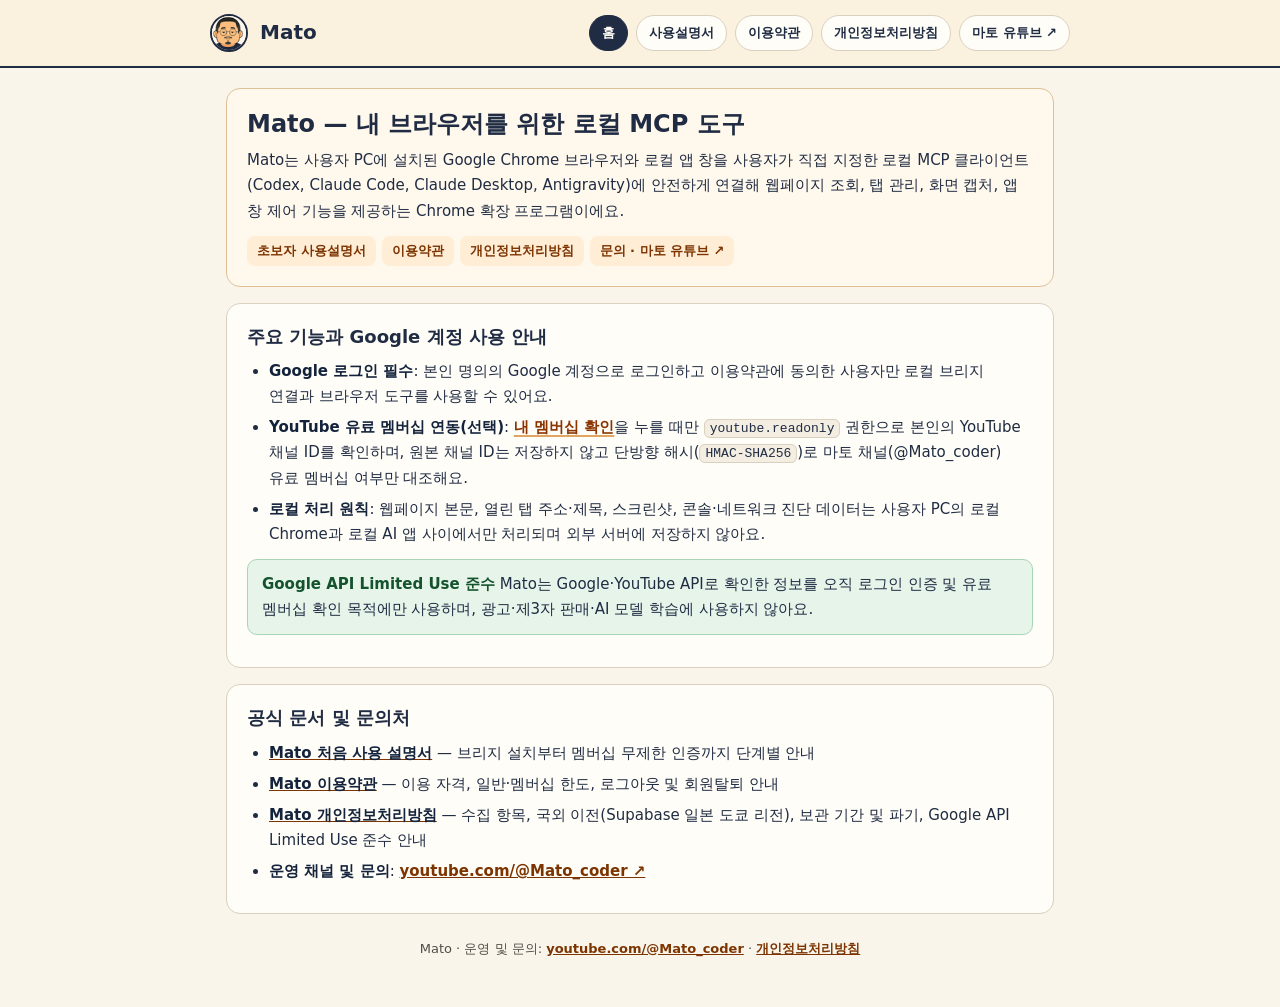
<file: index.html>
<!doctype html>
<html lang="ko">
<head>
  <meta charset="utf-8">
  <meta name="viewport" content="width=device-width,initial-scale=1">
  <meta name="google-site-verification" content="WQ8gRWYydDffjRwwKZO8hdmJNMtAXq2f6F2KxjWACb8">
  <title>Mato | 내 브라우저를 위한 로컬 MCP 도구</title>
  <link rel="icon" href="icons/mato-32.png">
  <link rel="stylesheet" href="doc.css">
</head>
<body>
  <header class="topbar">
    <div class="topbar-inner">
      <a class="brand-link" href="index.html">
        <img src="icons/mato-48.png" width="38" height="38" alt="둥근 안경을 쓴 마토">
        <span>Mato</span>
      </a>
      <nav class="nav" aria-label="문서 이동">
        <a href="index.html" aria-current="page">홈</a>
        <a href="guide.html">사용설명서</a>
        <a href="legal.html#terms">이용약관</a>
        <a href="legal.html#privacy">개인정보처리방침</a>
        <a href="https://www.youtube.com/@Mato_coder" target="_blank" rel="noopener noreferrer">마토 유튜브 ↗</a>
      </nav>
    </div>
  </header>

  <main>
    <div class="hero">
      <h1>Mato — 내 브라우저를 위한 로컬 MCP 도구</h1>
      <p>Mato는 사용자 PC에 설치된 Google Chrome 브라우저와 로컬 앱 창을 사용자가 직접 지정한 로컬 MCP 클라이언트(Codex, Claude Code, Claude Desktop, Antigravity)에 안전하게 연결해 웹페이지 조회, 탭 관리, 화면 캡처, 앱 창 제어 기능을 제공하는 Chrome 확장 프로그램이에요.</p>
      <div class="toc" aria-label="바로가기">
        <a href="guide.html">초보자 사용설명서</a>
        <a href="legal.html#terms">이용약관</a>
        <a href="legal.html#privacy">개인정보처리방침</a>
        <a href="https://www.youtube.com/@Mato_coder" target="_blank" rel="noopener noreferrer">문의 · 마토 유튜브 ↗</a>
      </div>
    </div>

    <section>
      <h2>주요 기능과 Google 계정 사용 안내</h2>
      <ul>
        <li><strong>Google 로그인 필수</strong>: 본인 명의의 Google 계정으로 로그인하고 이용약관에 동의한 사용자만 로컬 브리지 연결과 브라우저 도구를 사용할 수 있어요.</li>
        <li><strong>YouTube 유료 멤버십 연동(선택)</strong>: <span class="em-action">내 멤버십 확인</span>을 누를 때만 <code>youtube.readonly</code> 권한으로 본인의 YouTube 채널 ID를 확인하며, 원본 채널 ID는 저장하지 않고 단방향 해시(<code>HMAC-SHA256</code>)로 마토 채널(@Mato_coder) 유료 멤버십 여부만 대조해요.</li>
        <li><strong>로컬 처리 원칙</strong>: 웹페이지 본문, 열린 탭 주소·제목, 스크린샷, 콘솔·네트워크 진단 데이터는 사용자 PC의 로컬 Chrome과 로컬 AI 앱 사이에서만 처리되며 외부 서버에 저장하지 않아요.</li>
      </ul>
      <div class="callout ok">
        <span class="em-ok">Google API Limited Use 준수</span> Mato는 Google·YouTube API로 확인한 정보를 오직 로그인 인증 및 유료 멤버십 확인 목적에만 사용하며, 광고·제3자 판매·AI 모델 학습에 사용하지 않아요.
      </div>
    </section>

    <section>
      <h2>공식 문서 및 문의처</h2>
      <ul>
        <li><a href="guide.html"><strong>Mato 처음 사용 설명서</strong></a> — 브리지 설치부터 멤버십 무제한 인증까지 단계별 안내</li>
        <li><a href="legal.html#terms"><strong>Mato 이용약관</strong></a> — 이용 자격, 일반·멤버십 한도, 로그아웃 및 회원탈퇴 안내</li>
        <li><a href="legal.html#privacy"><strong>Mato 개인정보처리방침</strong></a> — 수집 항목, 국외 이전(Supabase 일본 도쿄 리전), 보관 기간 및 파기, Google API Limited Use 준수 안내</li>
        <li><strong>운영 채널 및 문의</strong>: <a href="https://www.youtube.com/@Mato_coder" target="_blank" rel="noopener noreferrer">youtube.com/@Mato_coder ↗</a></li>
      </ul>
    </section>

    <footer>
      Mato · 운영 및 문의: <a href="https://www.youtube.com/@Mato_coder" target="_blank" rel="noopener noreferrer">youtube.com/@Mato_coder</a> · <a href="legal.html#privacy">개인정보처리방침</a>
    </footer>
  </main>
</body>
</html>
</file>
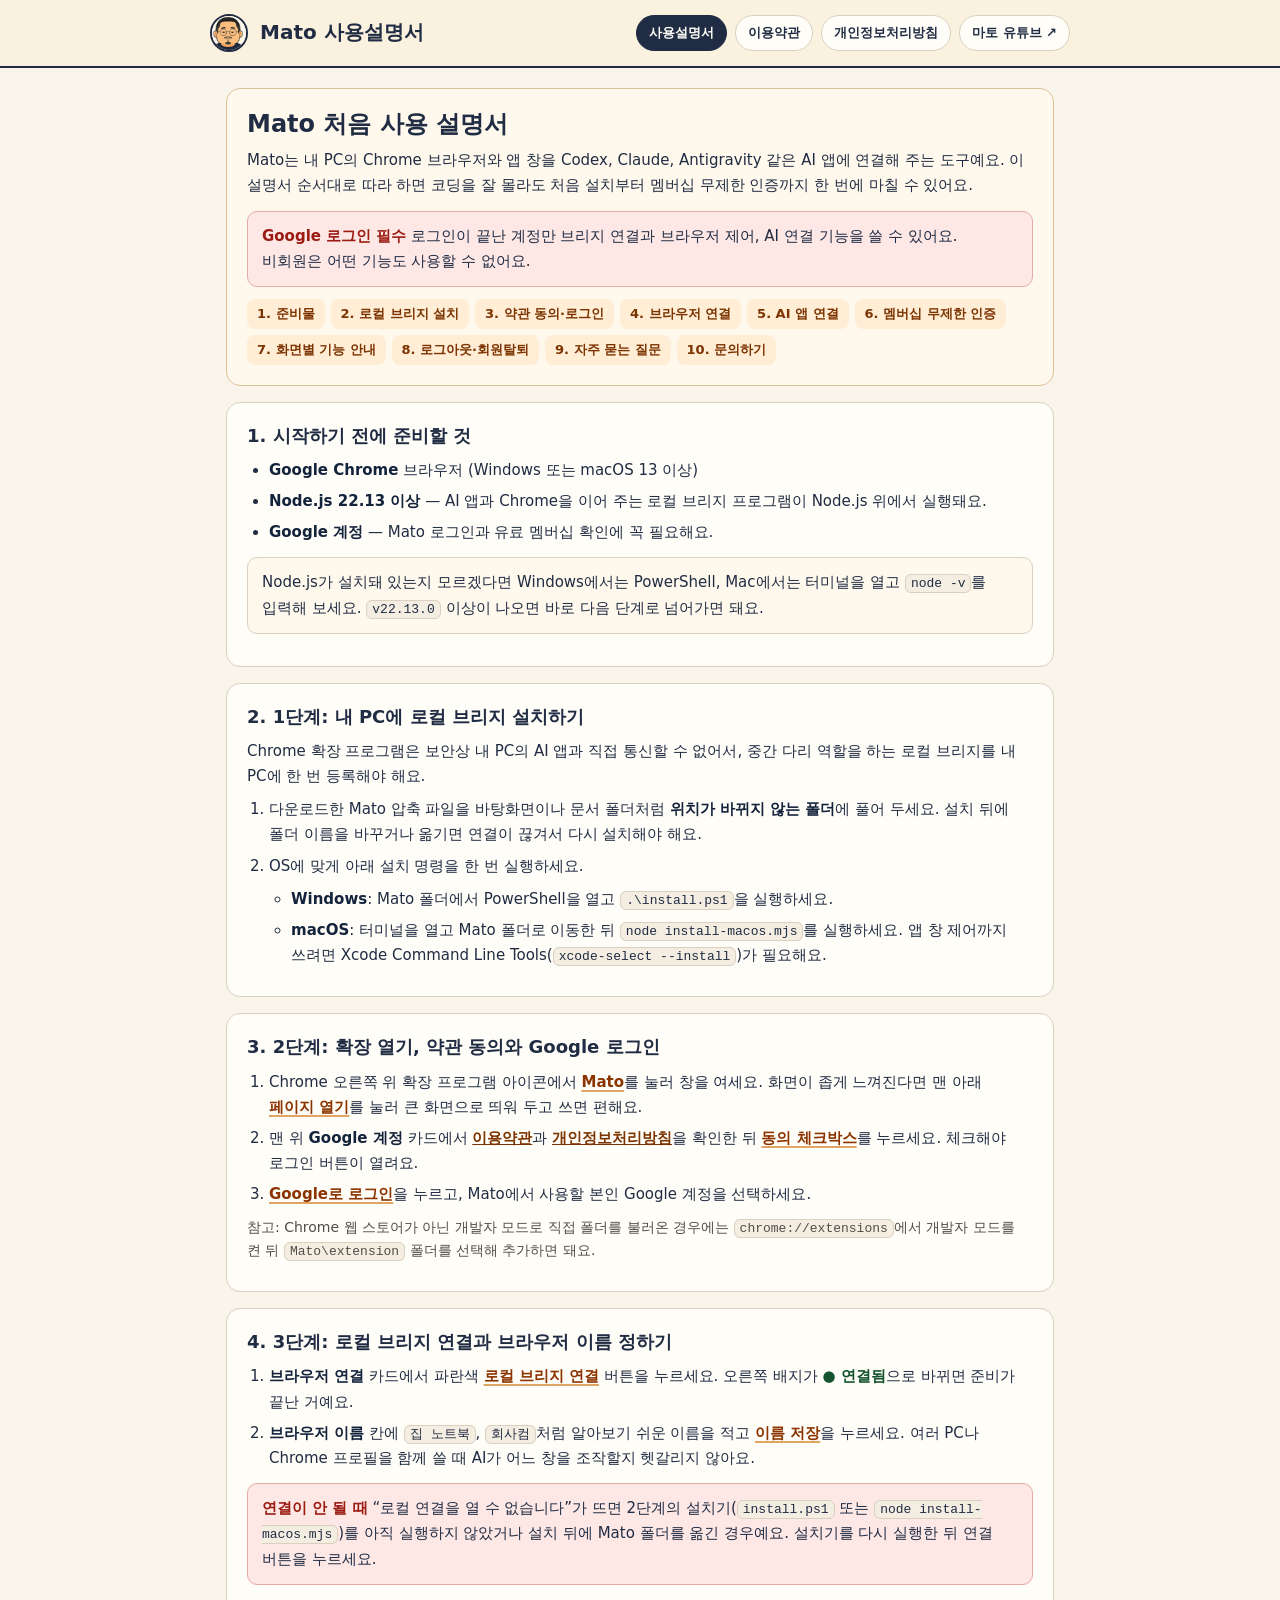
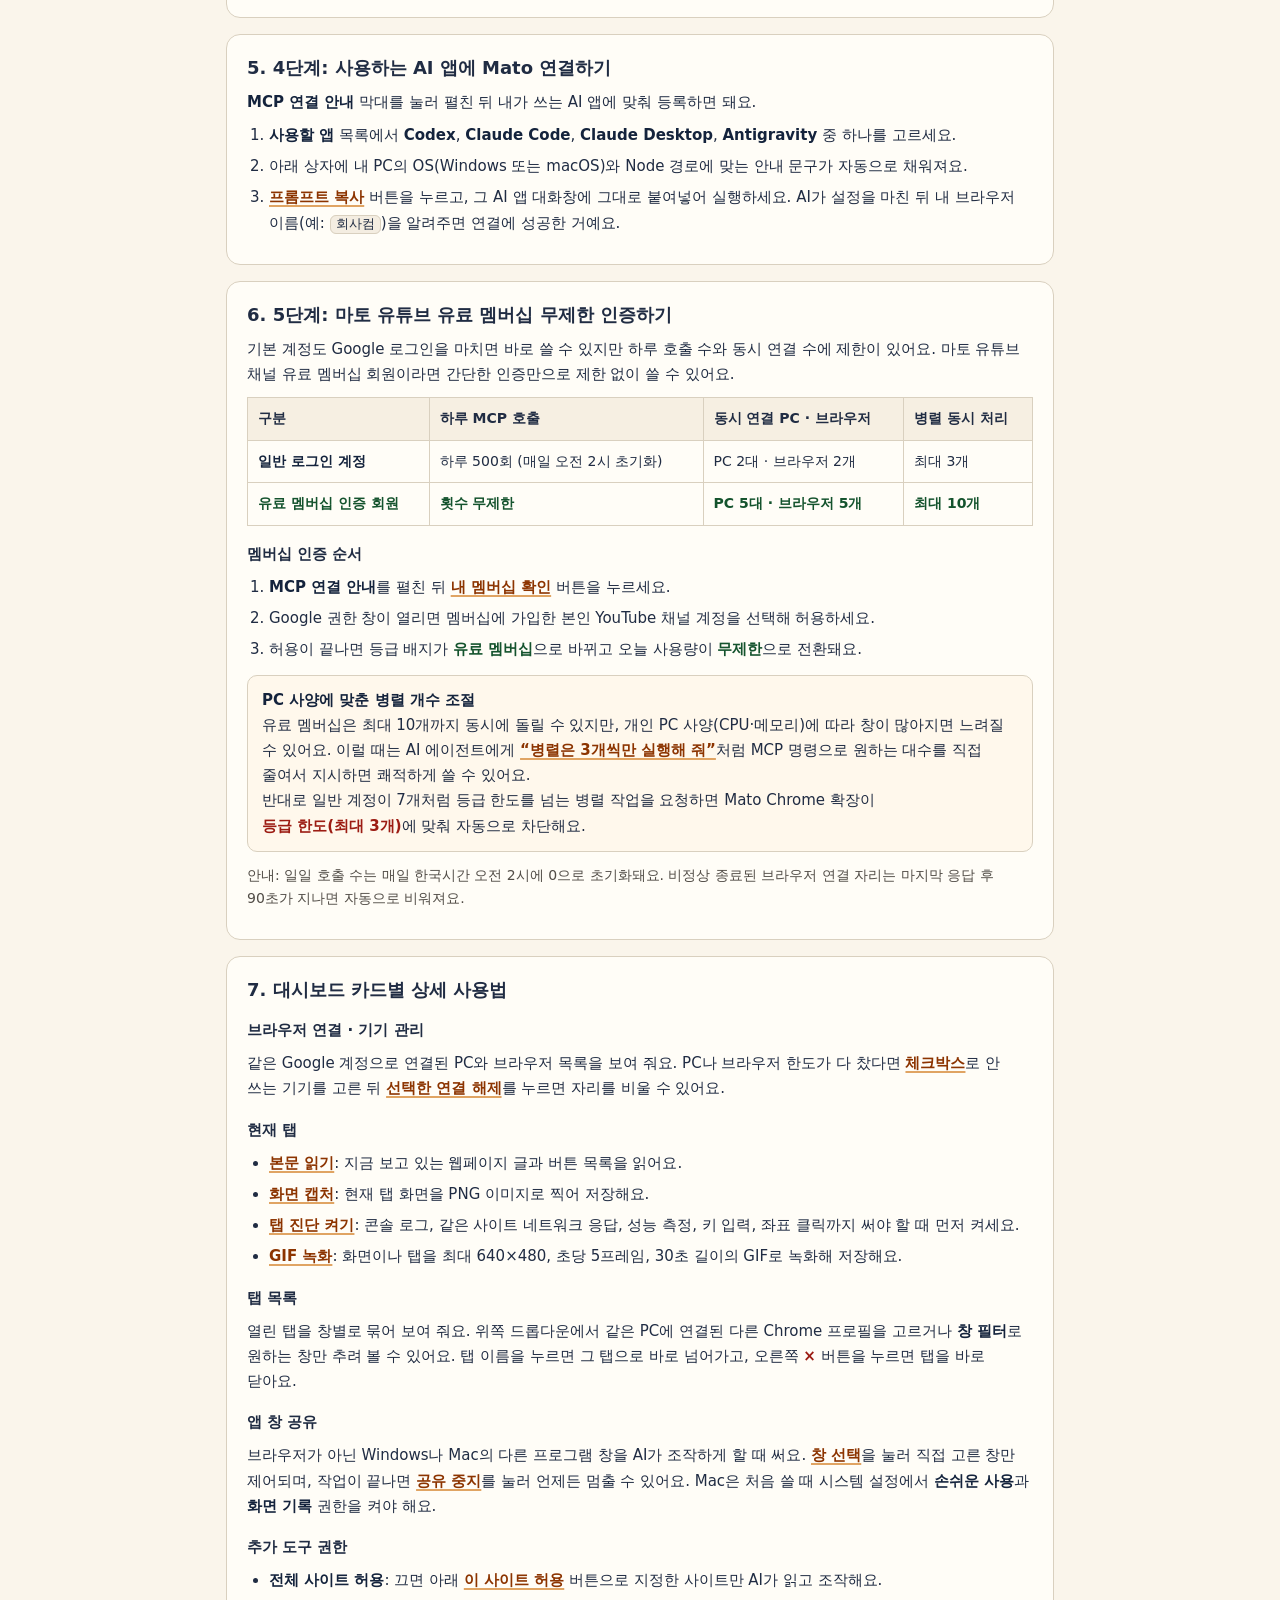
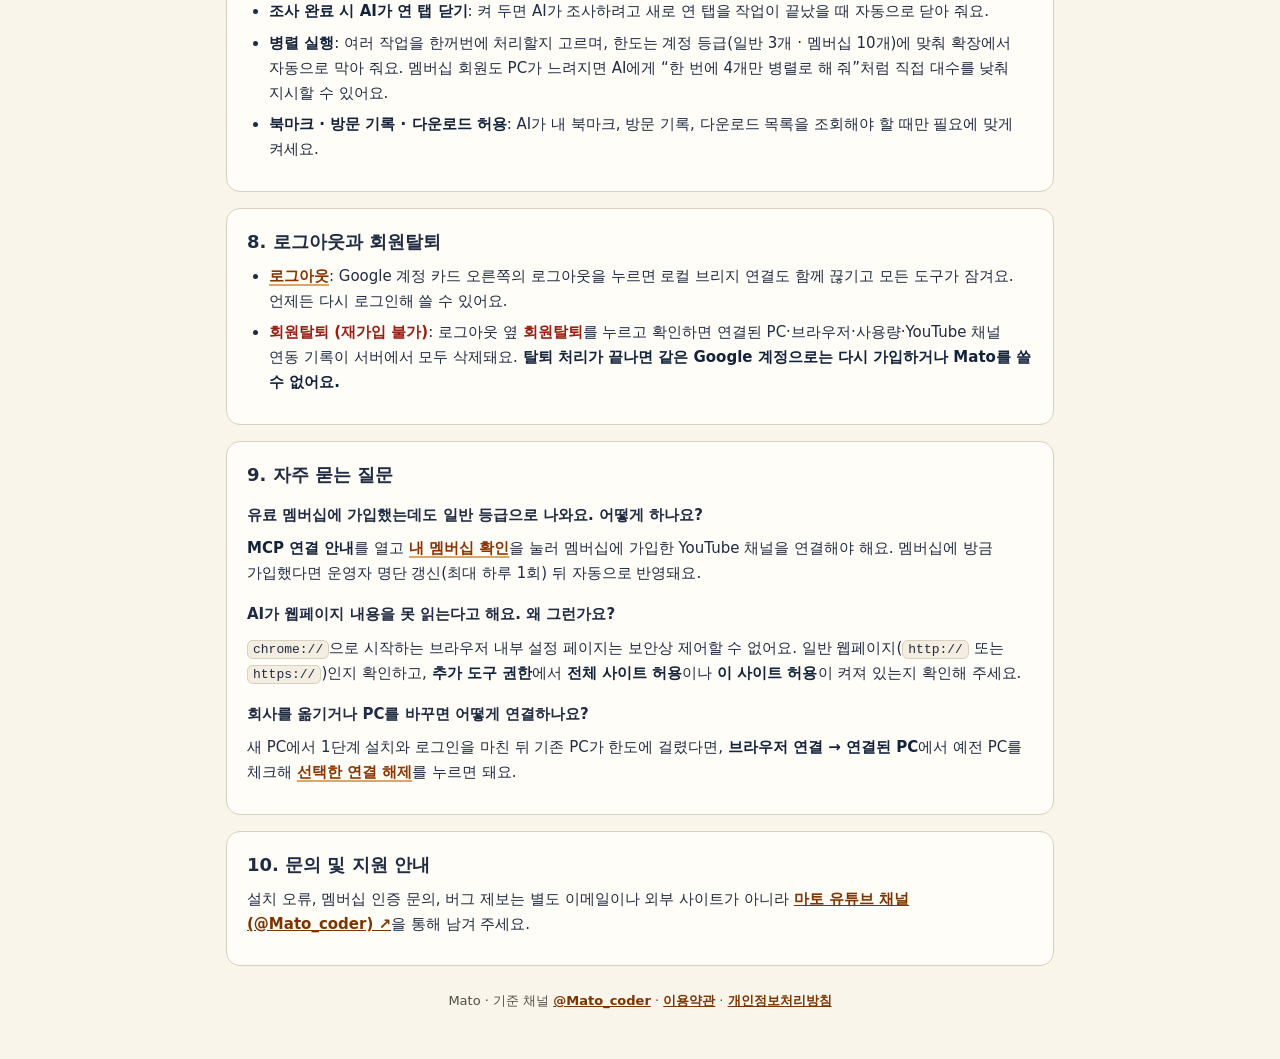
<file: guide.html>
<!doctype html>
<html lang="ko">
<head>
  <meta charset="utf-8">
  <meta name="viewport" content="width=device-width,initial-scale=1">
  <title>Mato 사용설명서 | 처음 설치부터 유료 멤버십 연결까지</title>
  <link rel="icon" href="icons/mato-32.png">
  <link rel="stylesheet" href="doc.css">
</head>
<body>
  <header class="topbar">
    <div class="topbar-inner">
      <a class="brand-link" href="guide.html">
        <img src="icons/mato-48.png" width="38" height="38" alt="둥근 안경을 쓴 마토">
        <span>Mato 사용설명서</span>
      </a>
      <nav class="nav" aria-label="문서 이동">
        <a href="guide.html" aria-current="page">사용설명서</a>
        <a href="legal.html#terms">이용약관</a>
        <a href="legal.html#privacy">개인정보처리방침</a>
        <a href="https://www.youtube.com/@Mato_coder" target="_blank" rel="noopener noreferrer">마토 유튜브 ↗</a>
      </nav>
    </div>
  </header>

  <main>
    <div class="hero">
      <h1>Mato 처음 사용 설명서</h1>
      <p>Mato는 내 PC의 Chrome 브라우저와 앱 창을 Codex, Claude, Antigravity 같은 AI 앱에 연결해 주는 도구예요. 이 설명서 순서대로 따라 하면 코딩을 잘 몰라도 처음 설치부터 멤버십 무제한 인증까지 한 번에 마칠 수 있어요.</p>
      <div class="callout warn">
        <span class="em-warn">Google 로그인 필수</span> 로그인이 끝난 계정만 브리지 연결과 브라우저 제어, AI 연결 기능을 쓸 수 있어요. 비회원은 어떤 기능도 사용할 수 없어요.
      </div>
      <div class="toc" aria-label="목차">
        <a href="#prep">1. 준비물</a>
        <a href="#bridge-install">2. 로컬 브리지 설치</a>
        <a href="#login">3. 약관 동의·로그인</a>
        <a href="#connect">4. 브라우저 연결</a>
        <a href="#ai-app">5. AI 앱 연결</a>
        <a href="#membership">6. 멤버십 무제한 인증</a>
        <a href="#cards">7. 화면별 기능 안내</a>
        <a href="#withdraw">8. 로그아웃·회원탈퇴</a>
        <a href="#faq">9. 자주 묻는 질문</a>
        <a href="#contact">10. 문의하기</a>
      </div>
    </div>

    <section id="prep">
      <h2>1. 시작하기 전에 준비할 것</h2>
      <ul>
        <li><strong>Google Chrome</strong> 브라우저 (Windows 또는 macOS 13 이상)</li>
        <li><strong>Node.js 22.13 이상</strong> — AI 앱과 Chrome을 이어 주는 로컬 브리지 프로그램이 Node.js 위에서 실행돼요.</li>
        <li><strong>Google 계정</strong> — Mato 로그인과 유료 멤버십 확인에 꼭 필요해요.</li>
      </ul>
      <div class="callout">
        Node.js가 설치돼 있는지 모르겠다면 Windows에서는 PowerShell, Mac에서는 터미널을 열고 <code>node -v</code>를 입력해 보세요. <code>v22.13.0</code> 이상이 나오면 바로 다음 단계로 넘어가면 돼요.
      </div>
    </section>

    <section id="bridge-install">
      <h2>2. 1단계: 내 PC에 로컬 브리지 설치하기</h2>
      <p>Chrome 확장 프로그램은 보안상 내 PC의 AI 앱과 직접 통신할 수 없어서, 중간 다리 역할을 하는 로컬 브리지를 내 PC에 한 번 등록해야 해요.</p>
      <ol>
        <li>다운로드한 Mato 압축 파일을 바탕화면이나 문서 폴더처럼 <strong>위치가 바뀌지 않는 폴더</strong>에 풀어 두세요. 설치 뒤에 폴더 이름을 바꾸거나 옮기면 연결이 끊겨서 다시 설치해야 해요.</li>
        <li>OS에 맞게 아래 설치 명령을 한 번 실행하세요.
          <ul>
            <li><strong>Windows</strong>: Mato 폴더에서 PowerShell을 열고 <code>.\install.ps1</code>을 실행하세요.</li>
            <li><strong>macOS</strong>: 터미널을 열고 Mato 폴더로 이동한 뒤 <code>node install-macos.mjs</code>를 실행하세요. 앱 창 제어까지 쓰려면 Xcode Command Line Tools(<code>xcode-select --install</code>)가 필요해요.</li>
          </ul>
        </li>
      </ol>
    </section>

    <section id="login">
      <h2>3. 2단계: 확장 열기, 약관 동의와 Google 로그인</h2>
      <ol>
        <li>Chrome 오른쪽 위 확장 프로그램 아이콘에서 <span class="em-action">Mato</span>를 눌러 창을 여세요. 화면이 좁게 느껴진다면 맨 아래 <span class="em-action">페이지 열기</span>를 눌러 큰 화면으로 띄워 두고 쓰면 편해요.</li>
        <li>맨 위 <strong>Google 계정</strong> 카드에서 <a href="legal.html#terms" target="_blank" rel="noopener noreferrer">이용약관</a>과 <a href="legal.html#privacy" target="_blank" rel="noopener noreferrer">개인정보처리방침</a>을 확인한 뒤 <span class="em-action">동의 체크박스</span>를 누르세요. 체크해야 로그인 버튼이 열려요.</li>
        <li><span class="em-action">Google로 로그인</span>을 누르고, Mato에서 사용할 본인 Google 계정을 선택하세요.</li>
      </ol>
      <p class="muted">참고: Chrome 웹 스토어가 아닌 개발자 모드로 직접 폴더를 불러온 경우에는 <code>chrome://extensions</code>에서 개발자 모드를 켠 뒤 <code>Mato\extension</code> 폴더를 선택해 추가하면 돼요.</p>
    </section>

    <section id="connect">
      <h2>4. 3단계: 로컬 브리지 연결과 브라우저 이름 정하기</h2>
      <ol>
        <li><strong>브라우저 연결</strong> 카드에서 파란색 <span class="em-action">로컬 브리지 연결</span> 버튼을 누르세요. 오른쪽 배지가 <span class="em-ok">● 연결됨</span>으로 바뀌면 준비가 끝난 거예요.</li>
        <li><strong>브라우저 이름</strong> 칸에 <code>집 노트북</code>, <code>회사컴</code>처럼 알아보기 쉬운 이름을 적고 <span class="em-action">이름 저장</span>을 누르세요. 여러 PC나 Chrome 프로필을 함께 쓸 때 AI가 어느 창을 조작할지 헷갈리지 않아요.</li>
      </ol>
      <div class="callout warn">
        <span class="em-warn">연결이 안 될 때</span> “로컬 연결을 열 수 없습니다”가 뜨면 2단계의 설치기(<code>install.ps1</code> 또는 <code>node install-macos.mjs</code>)를 아직 실행하지 않았거나 설치 뒤에 Mato 폴더를 옮긴 경우예요. 설치기를 다시 실행한 뒤 연결 버튼을 누르세요.
      </div>
    </section>

    <section id="ai-app">
      <h2>5. 4단계: 사용하는 AI 앱에 Mato 연결하기</h2>
      <p><strong>MCP 연결 안내</strong> 막대를 눌러 펼친 뒤 내가 쓰는 AI 앱에 맞춰 등록하면 돼요.</p>
      <ol>
        <li><strong>사용할 앱</strong> 목록에서 <strong>Codex</strong>, <strong>Claude Code</strong>, <strong>Claude Desktop</strong>, <strong>Antigravity</strong> 중 하나를 고르세요.</li>
        <li>아래 상자에 내 PC의 OS(Windows 또는 macOS)와 Node 경로에 맞는 안내 문구가 자동으로 채워져요.</li>
        <li><span class="em-action">프롬프트 복사</span> 버튼을 누르고, 그 AI 앱 대화창에 그대로 붙여넣어 실행하세요. AI가 설정을 마친 뒤 내 브라우저 이름(예: <code>회사컴</code>)을 알려주면 연결에 성공한 거예요.</li>
      </ol>
    </section>

    <section id="membership">
      <h2>6. 5단계: 마토 유튜브 유료 멤버십 무제한 인증하기</h2>
      <p>기본 계정도 Google 로그인을 마치면 바로 쓸 수 있지만 하루 호출 수와 동시 연결 수에 제한이 있어요. 마토 유튜브 채널 유료 멤버십 회원이라면 간단한 인증만으로 제한 없이 쓸 수 있어요.</p>
      <table>
        <thead>
          <tr>
            <th>구분</th>
            <th>하루 MCP 호출</th>
            <th>동시 연결 PC · 브라우저</th>
            <th>병렬 동시 처리</th>
          </tr>
        </thead>
        <tbody>
          <tr>
            <td><strong>일반 로그인 계정</strong></td>
            <td>하루 500회 (매일 오전 2시 초기화)</td>
            <td>PC 2대 · 브라우저 2개</td>
            <td>최대 3개</td>
          </tr>
          <tr>
            <td><span class="em-ok">유료 멤버십 인증 회원</span></td>
            <td><span class="em-ok">횟수 무제한</span></td>
            <td><span class="em-ok">PC 5대 · 브라우저 5개</span></td>
            <td><span class="em-ok">최대 10개</span></td>
          </tr>
        </tbody>
      </table>
      <h3>멤버십 인증 순서</h3>
      <ol>
        <li><strong>MCP 연결 안내</strong>를 펼친 뒤 <span class="em-action">내 멤버십 확인</span> 버튼을 누르세요.</li>
        <li>Google 권한 창이 열리면 멤버십에 가입한 본인 YouTube 채널 계정을 선택해 허용하세요.</li>
        <li>허용이 끝나면 등급 배지가 <span class="em-ok">유료 멤버십</span>으로 바뀌고 오늘 사용량이 <span class="em-ok">무제한</span>으로 전환돼요.</li>
      </ol>
      <div class="callout">
        <strong>PC 사양에 맞춘 병렬 개수 조절</strong><br>
        유료 멤버십은 최대 10개까지 동시에 돌릴 수 있지만, 개인 PC 사양(CPU·메모리)에 따라 창이 많아지면 느려질 수 있어요. 이럴 때는 AI 에이전트에게 <span class="em-action">“병렬은 3개씩만 실행해 줘”</span>처럼 MCP 명령으로 원하는 대수를 직접 줄여서 지시하면 쾌적하게 쓸 수 있어요.<br>
        반대로 일반 계정이 7개처럼 등급 한도를 넘는 병렬 작업을 요청하면 Mato Chrome 확장이 <span class="em-warn">등급 한도(최대 3개)</span>에 맞춰 자동으로 차단해요.
      </div>
      <p class="muted">안내: 일일 호출 수는 매일 한국시간 오전 2시에 0으로 초기화돼요. 비정상 종료된 브라우저 연결 자리는 마지막 응답 후 90초가 지나면 자동으로 비워져요.</p>
    </section>

    <section id="cards">
      <h2>7. 대시보드 카드별 상세 사용법</h2>
      <h3>브라우저 연결 · 기기 관리</h3>
      <p>같은 Google 계정으로 연결된 PC와 브라우저 목록을 보여 줘요. PC나 브라우저 한도가 다 찼다면 <span class="em-action">체크박스</span>로 안 쓰는 기기를 고른 뒤 <span class="em-action">선택한 연결 해제</span>를 누르면 자리를 비울 수 있어요.</p>

      <h3>현재 탭</h3>
      <ul>
        <li><span class="em-action">본문 읽기</span>: 지금 보고 있는 웹페이지 글과 버튼 목록을 읽어요.</li>
        <li><span class="em-action">화면 캡처</span>: 현재 탭 화면을 PNG 이미지로 찍어 저장해요.</li>
        <li><span class="em-action">탭 진단 켜기</span>: 콘솔 로그, 같은 사이트 네트워크 응답, 성능 측정, 키 입력, 좌표 클릭까지 써야 할 때 먼저 켜세요.</li>
        <li><span class="em-action">GIF 녹화</span>: 화면이나 탭을 최대 640×480, 초당 5프레임, 30초 길이의 GIF로 녹화해 저장해요.</li>
      </ul>

      <h3>탭 목록</h3>
      <p>열린 탭을 창별로 묶어 보여 줘요. 위쪽 드롭다운에서 같은 PC에 연결된 다른 Chrome 프로필을 고르거나 <strong>창 필터</strong>로 원하는 창만 추려 볼 수 있어요. 탭 이름을 누르면 그 탭으로 바로 넘어가고, 오른쪽 <span class="em-warn">×</span> 버튼을 누르면 탭을 바로 닫아요.</p>

      <h3>앱 창 공유</h3>
      <p>브라우저가 아닌 Windows나 Mac의 다른 프로그램 창을 AI가 조작하게 할 때 써요. <span class="em-action">창 선택</span>을 눌러 직접 고른 창만 제어되며, 작업이 끝나면 <span class="em-action">공유 중지</span>를 눌러 언제든 멈출 수 있어요. Mac은 처음 쓸 때 시스템 설정에서 <strong>손쉬운 사용</strong>과 <strong>화면 기록</strong> 권한을 켜야 해요.</p>

      <h3>추가 도구 권한</h3>
      <ul>
        <li><strong>전체 사이트 허용</strong>: 끄면 아래 <span class="em-action">이 사이트 허용</span> 버튼으로 지정한 사이트만 AI가 읽고 조작해요.</li>
        <li><strong>조사 완료 시 AI가 연 탭 닫기</strong>: 켜 두면 AI가 조사하려고 새로 연 탭을 작업이 끝났을 때 자동으로 닫아 줘요.</li>
        <li><strong>병렬 실행</strong>: 여러 작업을 한꺼번에 처리할지 고르며, 한도는 계정 등급(일반 3개 · 멤버십 10개)에 맞춰 확장에서 자동으로 막아 줘요. 멤버십 회원도 PC가 느려지면 AI에게 “한 번에 4개만 병렬로 해 줘”처럼 직접 대수를 낮춰 지시할 수 있어요.</li>
        <li><strong>북마크 · 방문 기록 · 다운로드 허용</strong>: AI가 내 북마크, 방문 기록, 다운로드 목록을 조회해야 할 때만 필요에 맞게 켜세요.</li>
      </ul>
    </section>

    <section id="withdraw">
      <h2>8. 로그아웃과 회원탈퇴</h2>
      <ul>
        <li><span class="em-action">로그아웃</span>: Google 계정 카드 오른쪽의 로그아웃을 누르면 로컬 브리지 연결도 함께 끊기고 모든 도구가 잠겨요. 언제든 다시 로그인해 쓸 수 있어요.</li>
        <li><span class="em-warn">회원탈퇴 (재가입 불가)</span>: 로그아웃 옆 <span class="em-warn">회원탈퇴</span>를 누르고 확인하면 연결된 PC·브라우저·사용량·YouTube 채널 연동 기록이 서버에서 모두 삭제돼요. <strong>탈퇴 처리가 끝나면 같은 Google 계정으로는 다시 가입하거나 Mato를 쓸 수 없어요.</strong></li>
      </ul>
    </section>

    <section id="faq">
      <h2>9. 자주 묻는 질문</h2>
      <h3>유료 멤버십에 가입했는데도 일반 등급으로 나와요. 어떻게 하나요?</h3>
      <p><strong>MCP 연결 안내</strong>를 열고 <span class="em-action">내 멤버십 확인</span>을 눌러 멤버십에 가입한 YouTube 채널을 연결해야 해요. 멤버십에 방금 가입했다면 운영자 명단 갱신(최대 하루 1회) 뒤 자동으로 반영돼요.</p>

      <h3>AI가 웹페이지 내용을 못 읽는다고 해요. 왜 그런가요?</h3>
      <p><code>chrome://</code>으로 시작하는 브라우저 내부 설정 페이지는 보안상 제어할 수 없어요. 일반 웹페이지(<code>http://</code> 또는 <code>https://</code>)인지 확인하고, <strong>추가 도구 권한</strong>에서 <strong>전체 사이트 허용</strong>이나 <strong>이 사이트 허용</strong>이 켜져 있는지 확인해 주세요.</p>

      <h3>회사를 옮기거나 PC를 바꾸면 어떻게 연결하나요?</h3>
      <p>새 PC에서 1단계 설치와 로그인을 마친 뒤 기존 PC가 한도에 걸렸다면, <strong>브라우저 연결 → 연결된 PC</strong>에서 예전 PC를 체크해 <span class="em-action">선택한 연결 해제</span>를 누르면 돼요.</p>
    </section>

    <section id="contact">
      <h2>10. 문의 및 지원 안내</h2>
      <p>설치 오류, 멤버십 인증 문의, 버그 제보는 별도 이메일이나 외부 사이트가 아니라 <a href="https://www.youtube.com/@Mato_coder" target="_blank" rel="noopener noreferrer">마토 유튜브 채널(@Mato_coder) ↗</a>을 통해 남겨 주세요.</p>
    </section>

    <footer>
      Mato · 기준 채널 <a href="https://www.youtube.com/@Mato_coder" target="_blank" rel="noopener noreferrer">@Mato_coder</a> · <a href="legal.html#terms">이용약관</a> · <a href="legal.html#privacy">개인정보처리방침</a>
    </footer>
  </main>
</body>
</html>
</file>
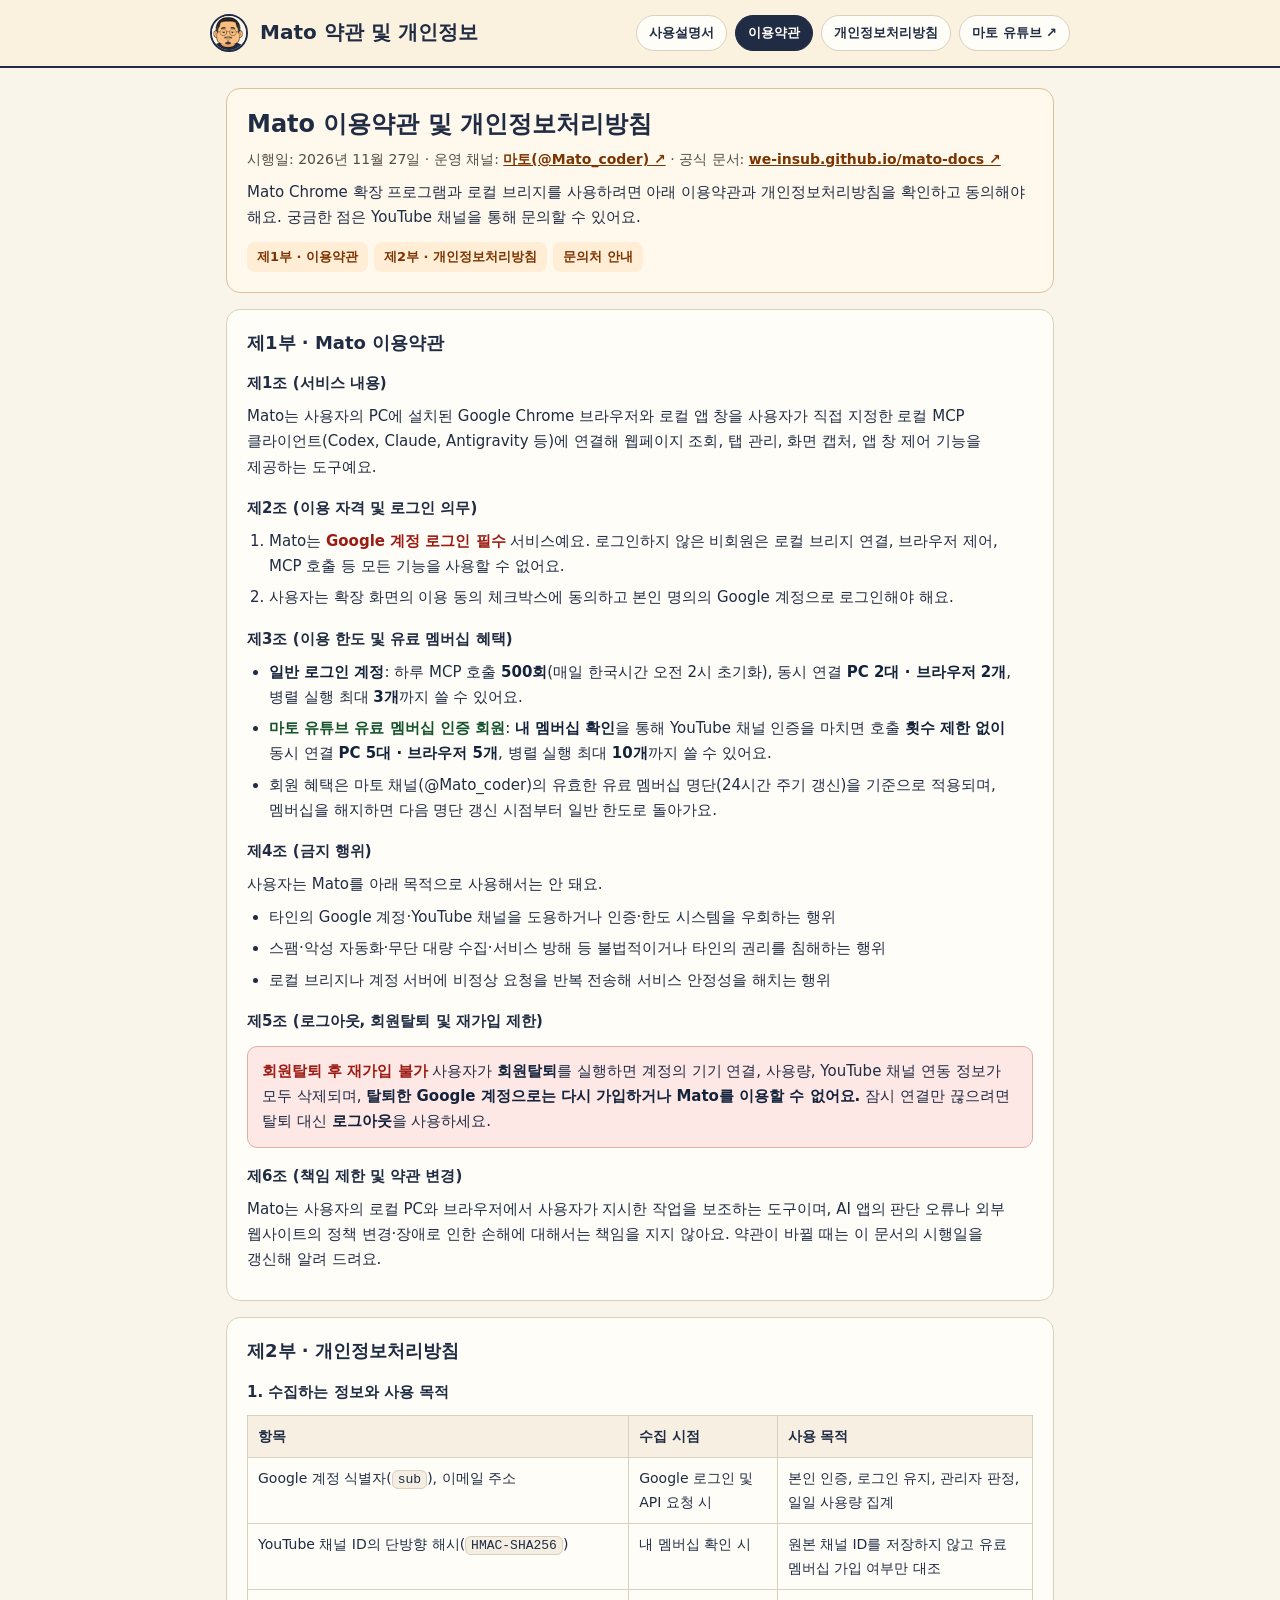
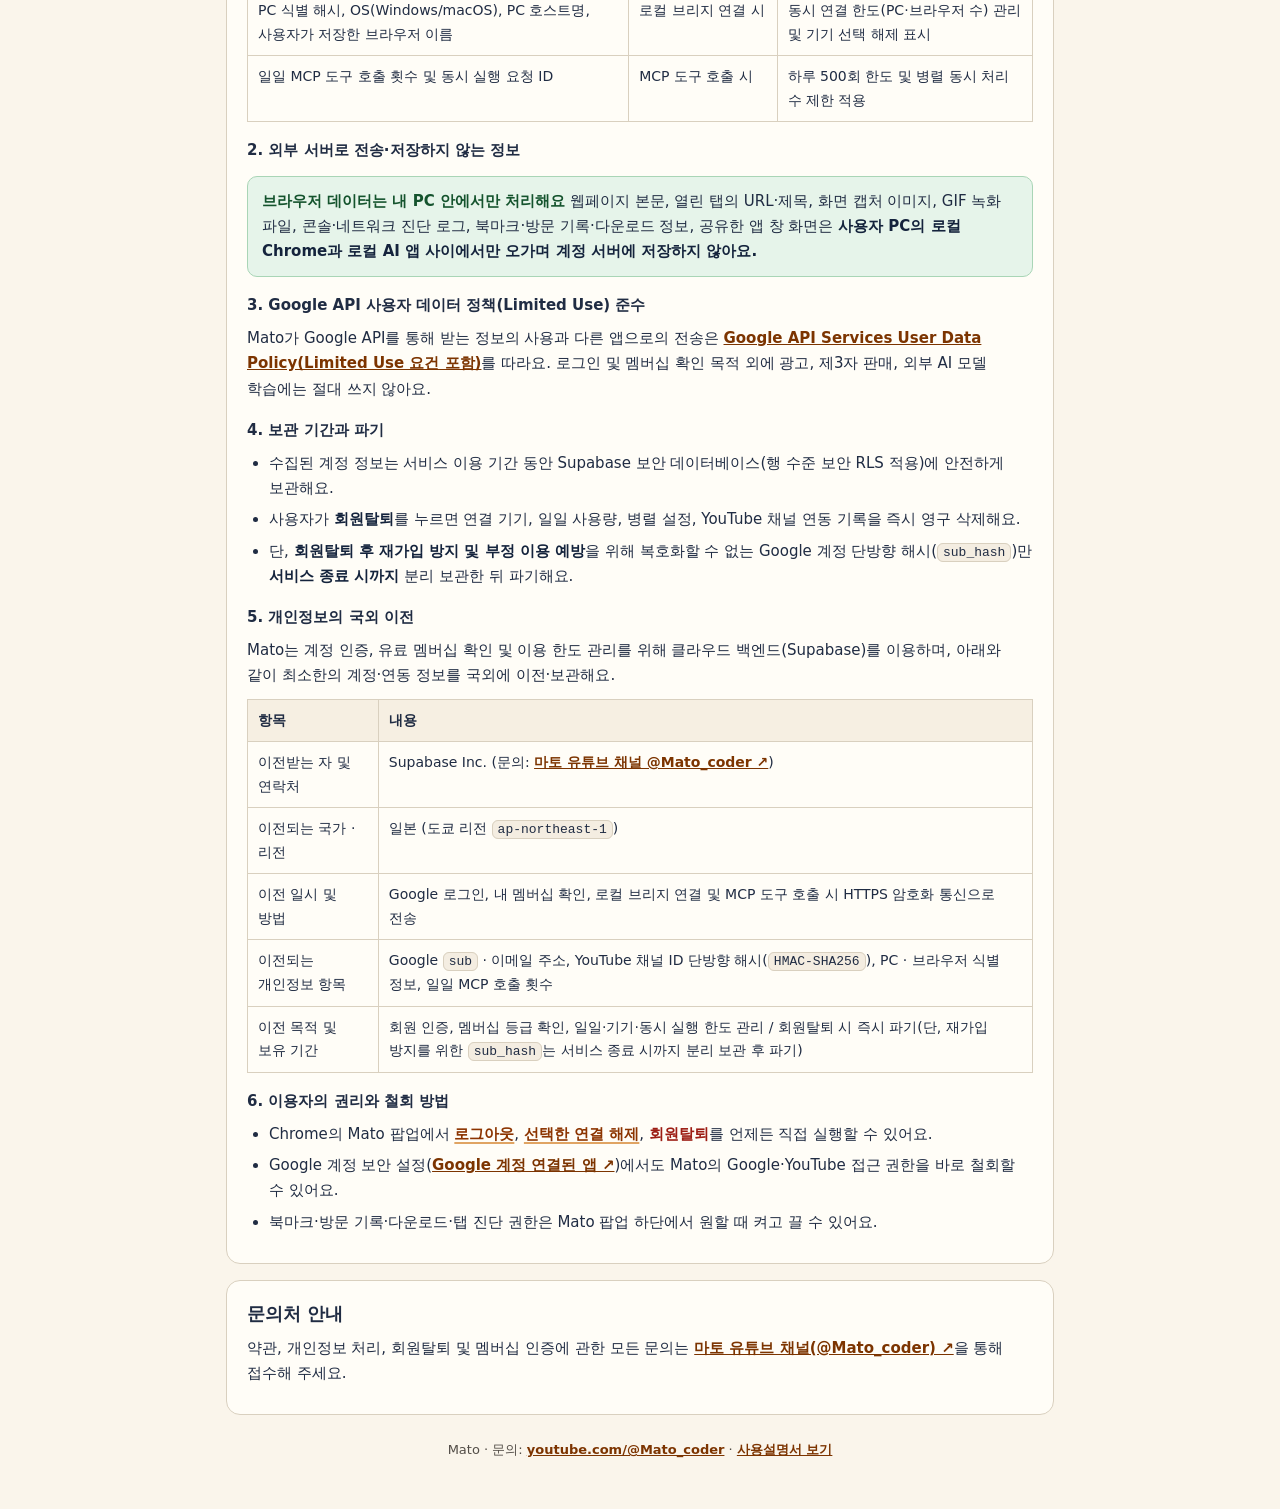
<file: legal.html>
<!doctype html>
<html lang="ko">
<head>
  <meta charset="utf-8">
  <meta name="viewport" content="width=device-width,initial-scale=1">
  <title>Mato 이용약관 및 개인정보처리방침</title>
  <link rel="icon" href="icons/mato-32.png">
  <link rel="stylesheet" href="doc.css">
</head>
<body>
  <header class="topbar">
    <div class="topbar-inner">
      <a class="brand-link" href="legal.html">
        <img src="icons/mato-48.png" width="38" height="38" alt="둥근 안경을 쓴 마토">
        <span>Mato 약관 및 개인정보</span>
      </a>
      <nav class="nav" aria-label="문서 이동">
        <a href="guide.html">사용설명서</a>
        <a href="legal.html#terms" aria-current="page">이용약관</a>
        <a href="legal.html#privacy">개인정보처리방침</a>
        <a href="https://www.youtube.com/@Mato_coder" target="_blank" rel="noopener noreferrer">마토 유튜브 ↗</a>
      </nav>
    </div>
  </header>

  <main>
    <div class="hero">
      <h1>Mato 이용약관 및 개인정보처리방침</h1>
      <p class="muted">시행일: 2026년 11월 27일 · 운영 채널: <a href="https://www.youtube.com/@Mato_coder" target="_blank" rel="noopener noreferrer">마토(@Mato_coder) ↗</a> · 공식 문서: <a href="https://we-insub.github.io/mato-docs/legal.html" target="_blank" rel="noopener noreferrer">we-insub.github.io/mato-docs ↗</a></p>
      <p>Mato Chrome 확장 프로그램과 로컬 브리지를 사용하려면 아래 이용약관과 개인정보처리방침을 확인하고 동의해야 해요. 궁금한 점은 YouTube 채널을 통해 문의할 수 있어요.</p>
      <div class="toc">
        <a href="#terms">제1부 · 이용약관</a>
        <a href="#privacy">제2부 · 개인정보처리방침</a>
        <a href="#contact">문의처 안내</a>
      </div>
    </div>

    <section id="terms">
      <h2>제1부 · Mato 이용약관</h2>

      <h3>제1조 (서비스 내용)</h3>
      <p>Mato는 사용자의 PC에 설치된 Google Chrome 브라우저와 로컬 앱 창을 사용자가 직접 지정한 로컬 MCP 클라이언트(Codex, Claude, Antigravity 등)에 연결해 웹페이지 조회, 탭 관리, 화면 캡처, 앱 창 제어 기능을 제공하는 도구예요.</p>

      <h3>제2조 (이용 자격 및 로그인 의무)</h3>
      <ol>
        <li>Mato는 <span class="em-warn">Google 계정 로그인 필수</span> 서비스예요. 로그인하지 않은 비회원은 로컬 브리지 연결, 브라우저 제어, MCP 호출 등 모든 기능을 사용할 수 없어요.</li>
        <li>사용자는 확장 화면의 이용 동의 체크박스에 동의하고 본인 명의의 Google 계정으로 로그인해야 해요.</li>
      </ol>

      <h3>제3조 (이용 한도 및 유료 멤버십 혜택)</h3>
      <ul>
        <li><strong>일반 로그인 계정</strong>: 하루 MCP 호출 <strong>500회</strong>(매일 한국시간 오전 2시 초기화), 동시 연결 <strong>PC 2대 · 브라우저 2개</strong>, 병렬 실행 최대 <strong>3개</strong>까지 쓸 수 있어요.</li>
        <li><span class="em-ok">마토 유튜브 유료 멤버십 인증 회원</span>: <strong>내 멤버십 확인</strong>을 통해 YouTube 채널 인증을 마치면 호출 <strong>횟수 제한 없이</strong> 동시 연결 <strong>PC 5대 · 브라우저 5개</strong>, 병렬 실행 최대 <strong>10개</strong>까지 쓸 수 있어요.</li>
        <li>회원 혜택은 마토 채널(@Mato_coder)의 유효한 유료 멤버십 명단(24시간 주기 갱신)을 기준으로 적용되며, 멤버십을 해지하면 다음 명단 갱신 시점부터 일반 한도로 돌아가요.</li>
      </ul>

      <h3>제4조 (금지 행위)</h3>
      <p>사용자는 Mato를 아래 목적으로 사용해서는 안 돼요.</p>
      <ul>
        <li>타인의 Google 계정·YouTube 채널을 도용하거나 인증·한도 시스템을 우회하는 행위</li>
        <li>스팸·악성 자동화·무단 대량 수집·서비스 방해 등 불법적이거나 타인의 권리를 침해하는 행위</li>
        <li>로컬 브리지나 계정 서버에 비정상 요청을 반복 전송해 서비스 안정성을 해치는 행위</li>
      </ul>

      <h3>제5조 (로그아웃, 회원탈퇴 및 재가입 제한)</h3>
      <div class="callout warn">
        <span class="em-warn">회원탈퇴 후 재가입 불가</span> 사용자가 <strong>회원탈퇴</strong>를 실행하면 계정의 기기 연결, 사용량, YouTube 채널 연동 정보가 모두 삭제되며, <strong>탈퇴한 Google 계정으로는 다시 가입하거나 Mato를 이용할 수 없어요.</strong> 잠시 연결만 끊으려면 탈퇴 대신 <strong>로그아웃</strong>을 사용하세요.
      </div>

      <h3>제6조 (책임 제한 및 약관 변경)</h3>
      <p>Mato는 사용자의 로컬 PC와 브라우저에서 사용자가 지시한 작업을 보조하는 도구이며, AI 앱의 판단 오류나 외부 웹사이트의 정책 변경·장애로 인한 손해에 대해서는 책임을 지지 않아요. 약관이 바뀔 때는 이 문서의 시행일을 갱신해 알려 드려요.</p>
    </section>

    <section id="privacy">
      <h2>제2부 · 개인정보처리방침</h2>

      <h3>1. 수집하는 정보와 사용 목적</h3>
      <table>
        <thead>
          <tr>
            <th>항목</th>
            <th>수집 시점</th>
            <th>사용 목적</th>
          </tr>
        </thead>
        <tbody>
          <tr>
            <td>Google 계정 식별자(<code>sub</code>), 이메일 주소</td>
            <td>Google 로그인 및 API 요청 시</td>
            <td>본인 인증, 로그인 유지, 관리자 판정, 일일 사용량 집계</td>
          </tr>
          <tr>
            <td>YouTube 채널 ID의 단방향 해시(<code>HMAC-SHA256</code>)</td>
            <td>내 멤버십 확인 시</td>
            <td>원본 채널 ID를 저장하지 않고 유료 멤버십 가입 여부만 대조</td>
          </tr>
          <tr>
            <td>PC 식별 해시, OS(Windows/macOS), PC 호스트명, 사용자가 저장한 브라우저 이름</td>
            <td>로컬 브리지 연결 시</td>
            <td>동시 연결 한도(PC·브라우저 수) 관리 및 기기 선택 해제 표시</td>
          </tr>
          <tr>
            <td>일일 MCP 도구 호출 횟수 및 동시 실행 요청 ID</td>
            <td>MCP 도구 호출 시</td>
            <td>하루 500회 한도 및 병렬 동시 처리 수 제한 적용</td>
          </tr>
        </tbody>
      </table>

      <h3>2. 외부 서버로 전송·저장하지 않는 정보</h3>
      <div class="callout ok">
        <span class="em-ok">브라우저 데이터는 내 PC 안에서만 처리해요</span> 웹페이지 본문, 열린 탭의 URL·제목, 화면 캡처 이미지, GIF 녹화 파일, 콘솔·네트워크 진단 로그, 북마크·방문 기록·다운로드 정보, 공유한 앱 창 화면은 <strong>사용자 PC의 로컬 Chrome과 로컬 AI 앱 사이에서만 오가며 계정 서버에 저장하지 않아요.</strong>
      </div>

      <h3>3. Google API 사용자 데이터 정책(Limited Use) 준수</h3>
      <p>Mato가 Google API를 통해 받는 정보의 사용과 다른 앱으로의 전송은 <a href="https://developers.google.com/terms/api-services-user-data-policy" target="_blank" rel="noopener noreferrer">Google API Services User Data Policy(Limited Use 요건 포함)</a>를 따라요. 로그인 및 멤버십 확인 목적 외에 광고, 제3자 판매, 외부 AI 모델 학습에는 절대 쓰지 않아요.</p>

      <h3>4. 보관 기간과 파기</h3>
      <ul>
        <li>수집된 계정 정보는 서비스 이용 기간 동안 Supabase 보안 데이터베이스(행 수준 보안 RLS 적용)에 안전하게 보관해요.</li>
        <li>사용자가 <strong>회원탈퇴</strong>를 누르면 연결 기기, 일일 사용량, 병렬 설정, YouTube 채널 연동 기록을 즉시 영구 삭제해요.</li>
        <li>단, <strong>회원탈퇴 후 재가입 방지 및 부정 이용 예방</strong>을 위해 복호화할 수 없는 Google 계정 단방향 해시(<code>sub_hash</code>)만 <strong>서비스 종료 시까지</strong> 분리 보관한 뒤 파기해요.</li>
      </ul>

      <h3>5. 개인정보의 국외 이전</h3>
      <p>Mato는 계정 인증, 유료 멤버십 확인 및 이용 한도 관리를 위해 클라우드 백엔드(Supabase)를 이용하며, 아래와 같이 최소한의 계정·연동 정보를 국외에 이전·보관해요.</p>
      <table>
        <thead>
          <tr>
            <th>항목</th>
            <th>내용</th>
          </tr>
        </thead>
        <tbody>
          <tr>
            <td>이전받는 자 및 연락처</td>
            <td>Supabase Inc. (문의: <a href="https://www.youtube.com/@Mato_coder" target="_blank" rel="noopener noreferrer">마토 유튜브 채널 @Mato_coder ↗</a>)</td>
          </tr>
          <tr>
            <td>이전되는 국가 · 리전</td>
            <td>일본 (도쿄 리전 <code>ap-northeast-1</code>)</td>
          </tr>
          <tr>
            <td>이전 일시 및 방법</td>
            <td>Google 로그인, 내 멤버십 확인, 로컬 브리지 연결 및 MCP 도구 호출 시 HTTPS 암호화 통신으로 전송</td>
          </tr>
          <tr>
            <td>이전되는 개인정보 항목</td>
            <td>Google <code>sub</code> · 이메일 주소, YouTube 채널 ID 단방향 해시(<code>HMAC-SHA256</code>), PC · 브라우저 식별 정보, 일일 MCP 호출 횟수</td>
          </tr>
          <tr>
            <td>이전 목적 및 보유 기간</td>
            <td>회원 인증, 멤버십 등급 확인, 일일·기기·동시 실행 한도 관리 / 회원탈퇴 시 즉시 파기(단, 재가입 방지를 위한 <code>sub_hash</code>는 서비스 종료 시까지 분리 보관 후 파기)</td>
          </tr>
        </tbody>
      </table>

      <h3>6. 이용자의 권리와 철회 방법</h3>
      <ul>
        <li>Chrome의 Mato 팝업에서 <span class="em-action">로그아웃</span>, <span class="em-action">선택한 연결 해제</span>, <span class="em-warn">회원탈퇴</span>를 언제든 직접 실행할 수 있어요.</li>
        <li>Google 계정 보안 설정(<a href="https://myaccount.google.com/permissions" target="_blank" rel="noopener noreferrer">Google 계정 연결된 앱 ↗</a>)에서도 Mato의 Google·YouTube 접근 권한을 바로 철회할 수 있어요.</li>
        <li>북마크·방문 기록·다운로드·탭 진단 권한은 Mato 팝업 하단에서 원할 때 켜고 끌 수 있어요.</li>
      </ul>
    </section>

    <section id="contact">
      <h2>문의처 안내</h2>
      <p>약관, 개인정보 처리, 회원탈퇴 및 멤버십 인증에 관한 모든 문의는 <a href="https://www.youtube.com/@Mato_coder" target="_blank" rel="noopener noreferrer">마토 유튜브 채널(@Mato_coder) ↗</a>을 통해 접수해 주세요.</p>
    </section>

    <footer>
      Mato · 문의: <a href="https://www.youtube.com/@Mato_coder" target="_blank" rel="noopener noreferrer">youtube.com/@Mato_coder</a> · <a href="guide.html">사용설명서 보기</a>
    </footer>
  </main>
</body>
</html>
</file>
<file: doc.css>
:root {
  color-scheme: light;
  --paper: #faf5eb;
  --card: #fffdf7;
  --ink: #202c43;
  --soft: #524d47;
  --line: #d9d0bf;
  --focus: #7c3400;
  font: 15px/1.68 "Malgun Gothic", "Apple SD Gothic Neo", system-ui, sans-serif;
  color: var(--ink);
  background: var(--paper);
}
* { box-sizing: border-box; }
body { margin: 0; word-break: keep-all; overflow-wrap: break-word; }
.topbar {
  background: #fbf1df;
  border-bottom: 2px solid var(--ink);
  padding: 14px 20px;
}
.topbar-inner {
  max-width: 860px;
  margin: 0 auto;
  display: flex;
  align-items: center;
  justify-content: space-between;
  gap: 12px;
  flex-wrap: wrap;
}
.brand-link {
  display: flex;
  align-items: center;
  gap: 12px;
  color: var(--ink);
  text-decoration: none;
  font-weight: 800;
  font-size: 20px;
}
.brand-link img {
  border-radius: 50%;
  border: 2px solid var(--ink);
  background: #fff5e8;
}
.nav { display: flex; gap: 8px; flex-wrap: wrap; }
.nav a {
  padding: 6px 12px;
  border: 1px solid var(--line);
  border-radius: 999px;
  background: var(--card);
  color: var(--ink);
  text-decoration: none;
  font-size: 13px;
  font-weight: 700;
}
.nav a:hover, .nav a[aria-current="page"] {
  border-color: var(--ink);
  background: var(--ink);
  color: #fffdf7;
}
main {
  max-width: 860px;
  margin: 0 auto;
  padding: 20px 16px 48px;
  display: grid;
  gap: 16px;
}
.hero, section {
  background: var(--card);
  border: 1px solid var(--line);
  border-radius: 14px;
  padding: 20px;
}
.hero { background: #fff8ec; border-color: #dec096; }
h1 { margin: 0 0 8px; font-size: 24px; line-height: 1.3; }
h2 { margin: 0 0 10px; font-size: 18px; line-height: 1.4; }
h3 { margin: 16px 0 6px; font-size: 15px; }
p { margin: 8px 0; color: var(--ink); }
.muted { color: var(--soft); font-size: 14px; }
ol, ul { margin: 8px 0; padding-left: 22px; }
li + li { margin-top: 6px; }
.toc { display: flex; flex-wrap: wrap; gap: 6px; margin-top: 12px; }
.toc a {
  font-size: 13px;
  font-weight: 650;
  color: var(--focus);
  background: #ffedd6;
  padding: 4px 10px;
  border-radius: 8px;
  text-decoration: none;
}
.toc a:hover { text-decoration: underline; }
table { width: 100%; border-collapse: collapse; margin: 10px 0; font-size: 14px; }
th, td {
  border: 1px solid var(--line);
  padding: 9px 10px;
  text-align: left;
  vertical-align: top;
}
th { background: #f6efe2; font-weight: 750; }
code, pre {
  font-family: ui-monospace, SFMono-Regular, Consolas, monospace;
  font-size: 13px;
  background: #f4ede1;
  border: 1px solid var(--line);
  border-radius: 6px;
}
code { padding: 1px 5px; }
pre { padding: 10px 12px; overflow: auto; white-space: pre-wrap; }
.callout {
  margin: 12px 0;
  padding: 12px 14px;
  border-radius: 10px;
  border: 1px solid var(--line);
  background: #fff8ec;
}
.callout.warn { background: #fde8e6; border-color: #e3aca6; }
.callout.ok { background: #e6f4ea; border-color: #a9d5b6; }
.em, strong { color: #14233c; font-weight: 750; }
.em-action {
  color: #8c3400;
  font-weight: 750;
  text-decoration: underline;
  text-decoration-color: #e0a463;
  text-underline-offset: 3px;
  text-decoration-thickness: 2px;
  white-space: nowrap;
}
.em-warn {
  color: #9c1c13;
  font-weight: 750;
  white-space: nowrap;
}
.em-ok {
  color: #14532d;
  font-weight: 750;
}
a { color: #7c3400; font-weight: 650; }
:focus-visible { outline: 2px solid var(--focus); outline-offset: 2px; }
footer {
  text-align: center;
  color: var(--soft);
  font-size: 13px;
  padding-top: 8px;
}
</file>
